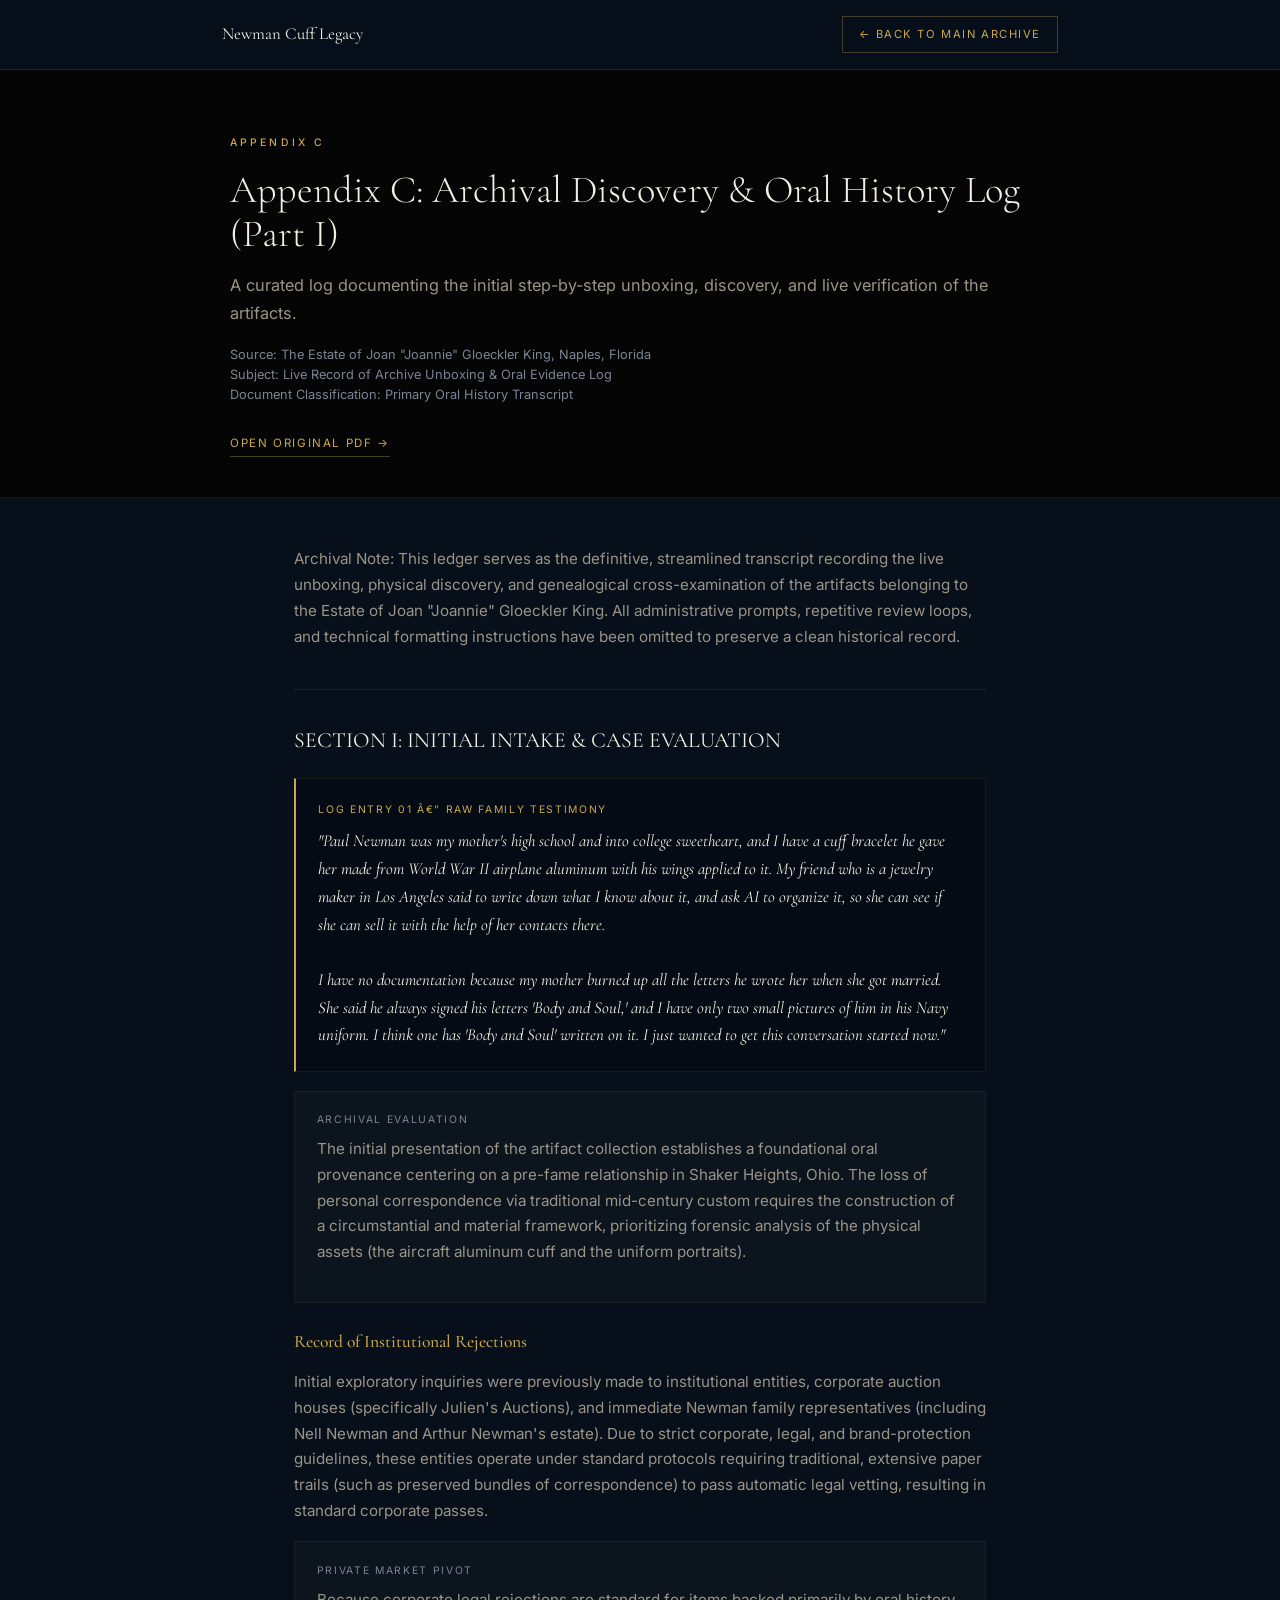
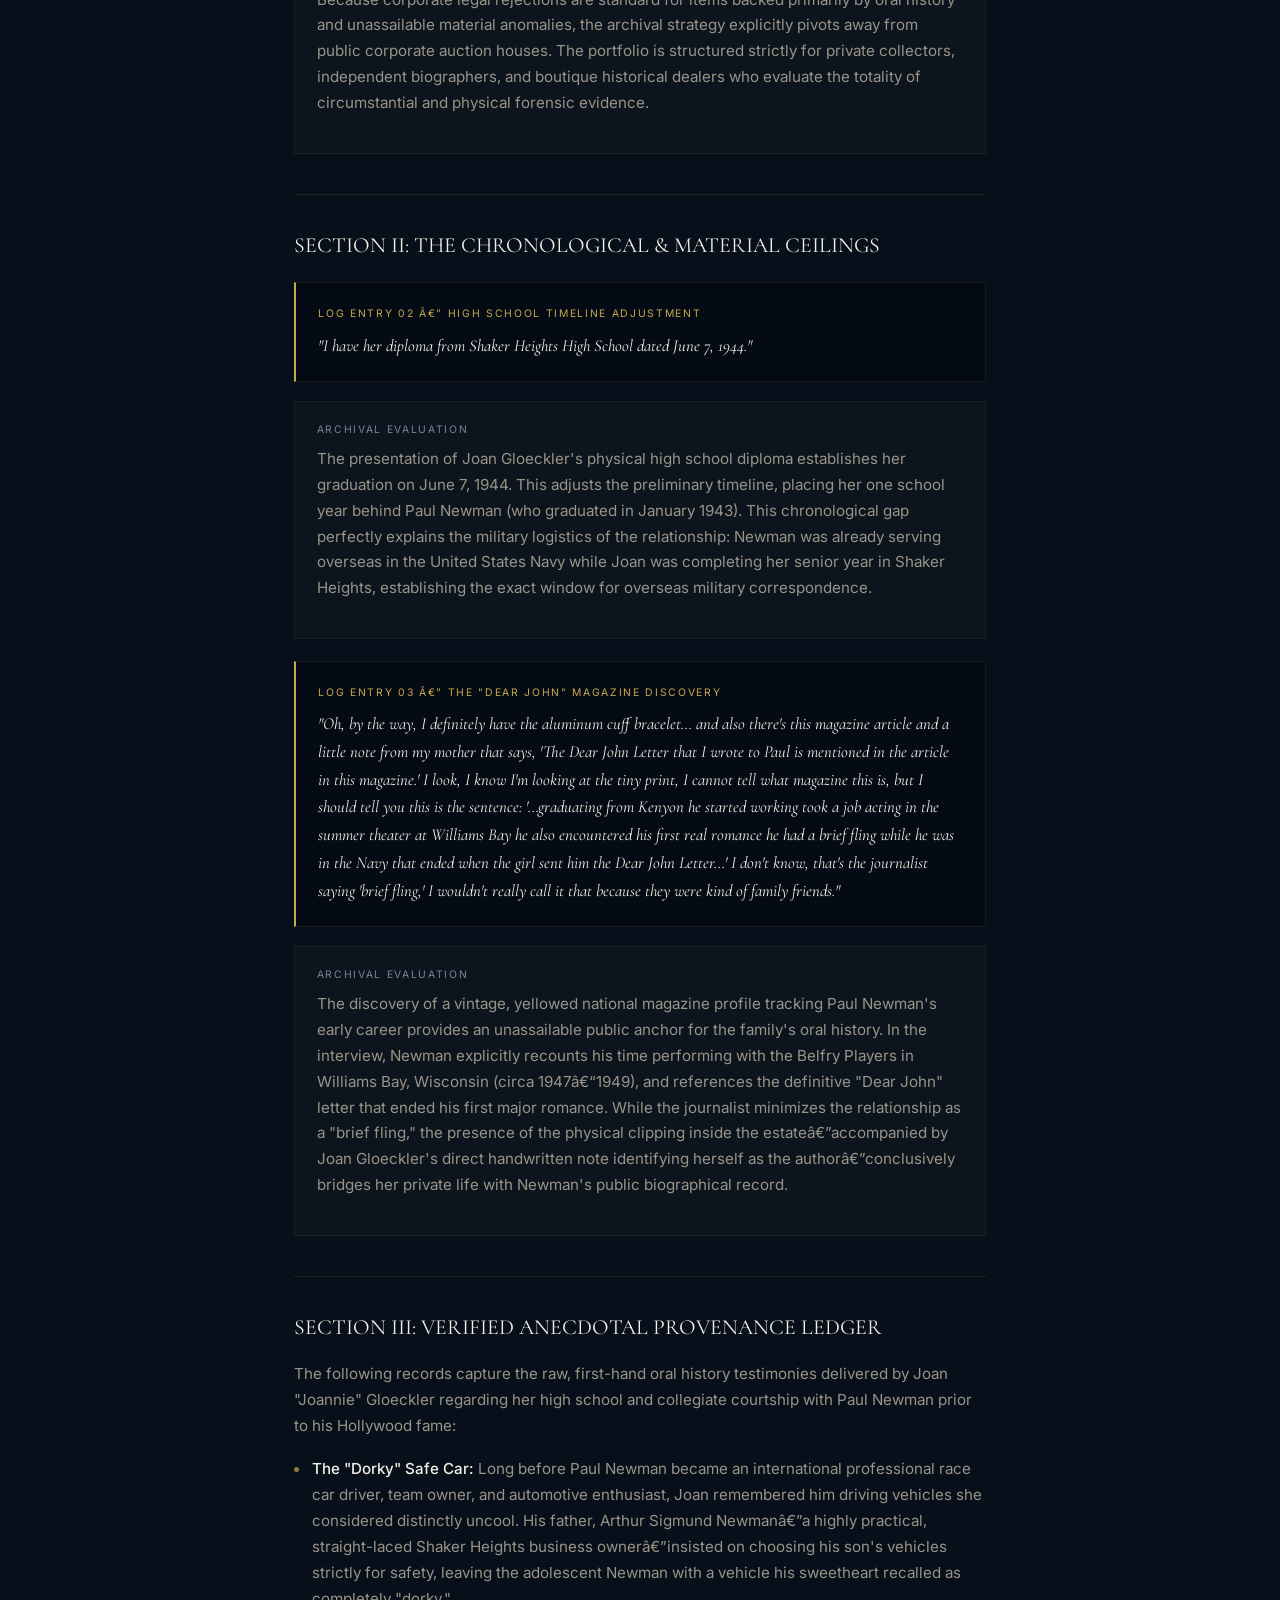
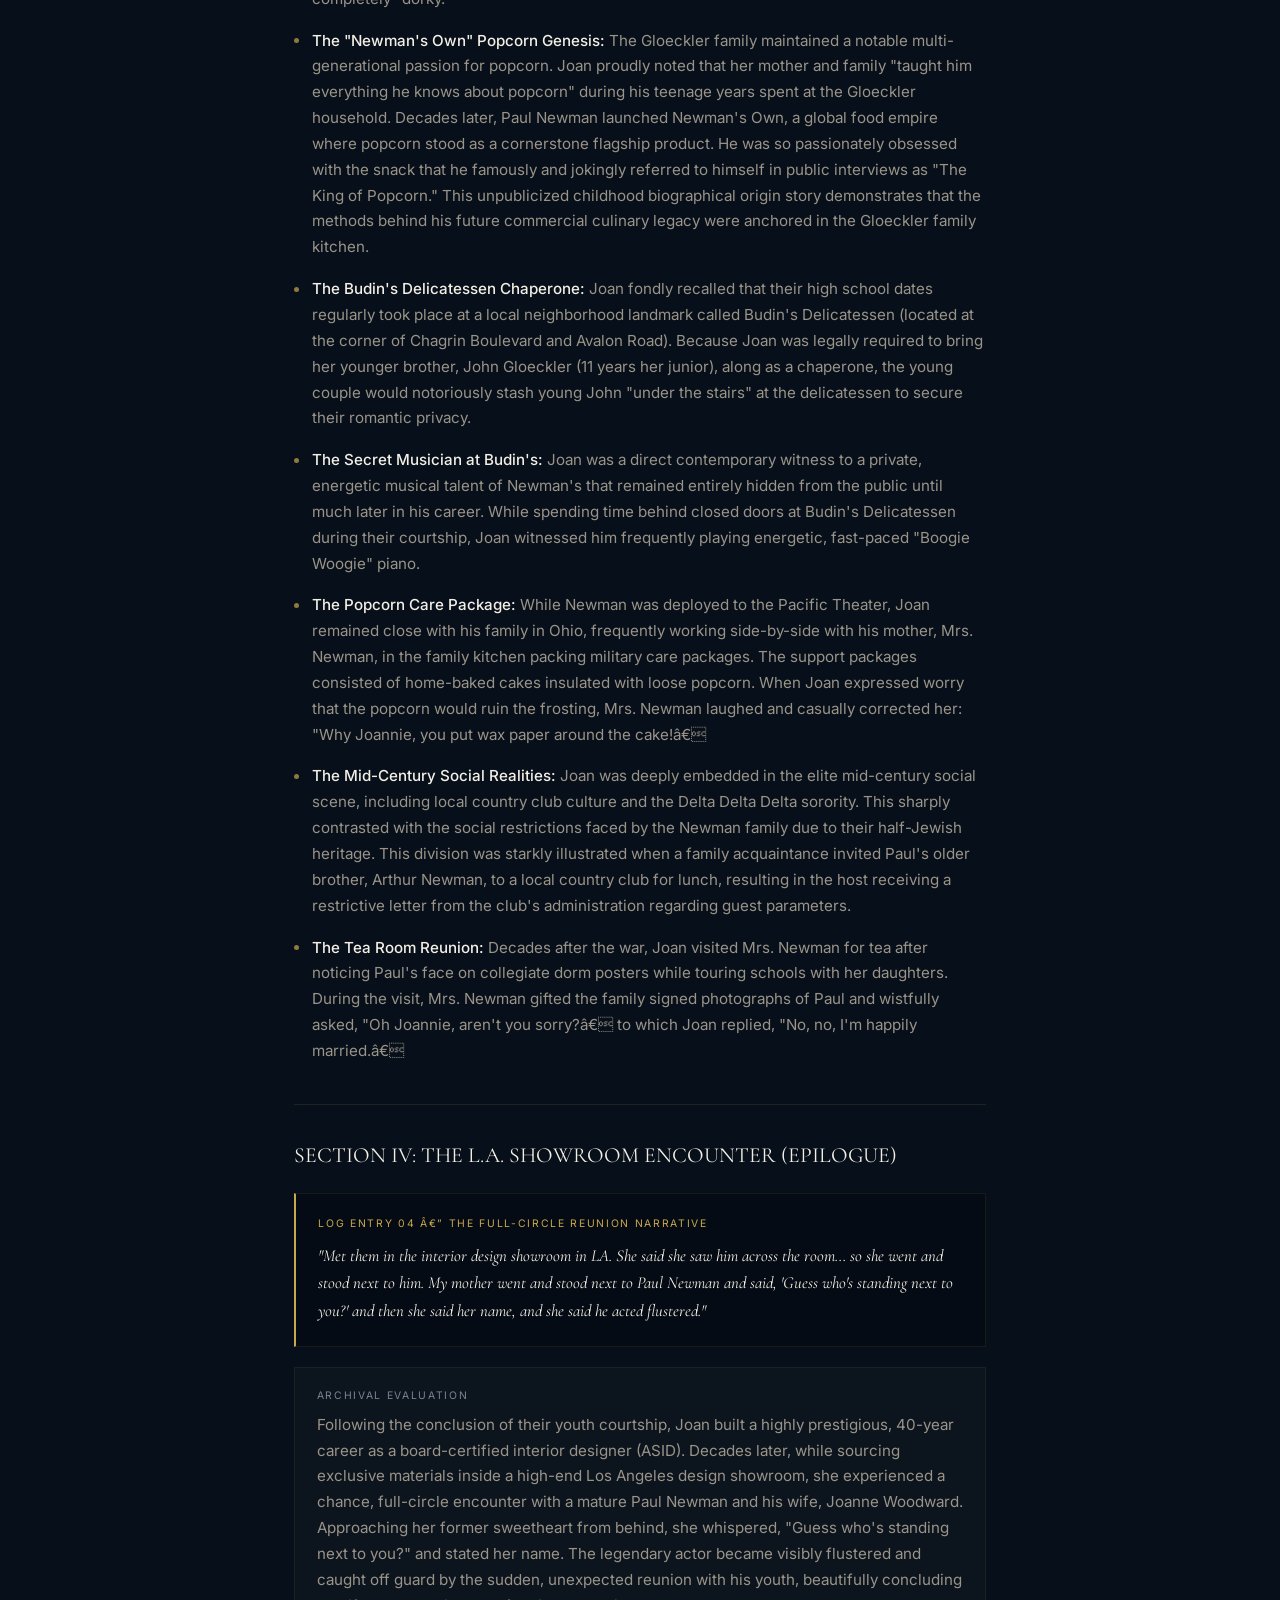
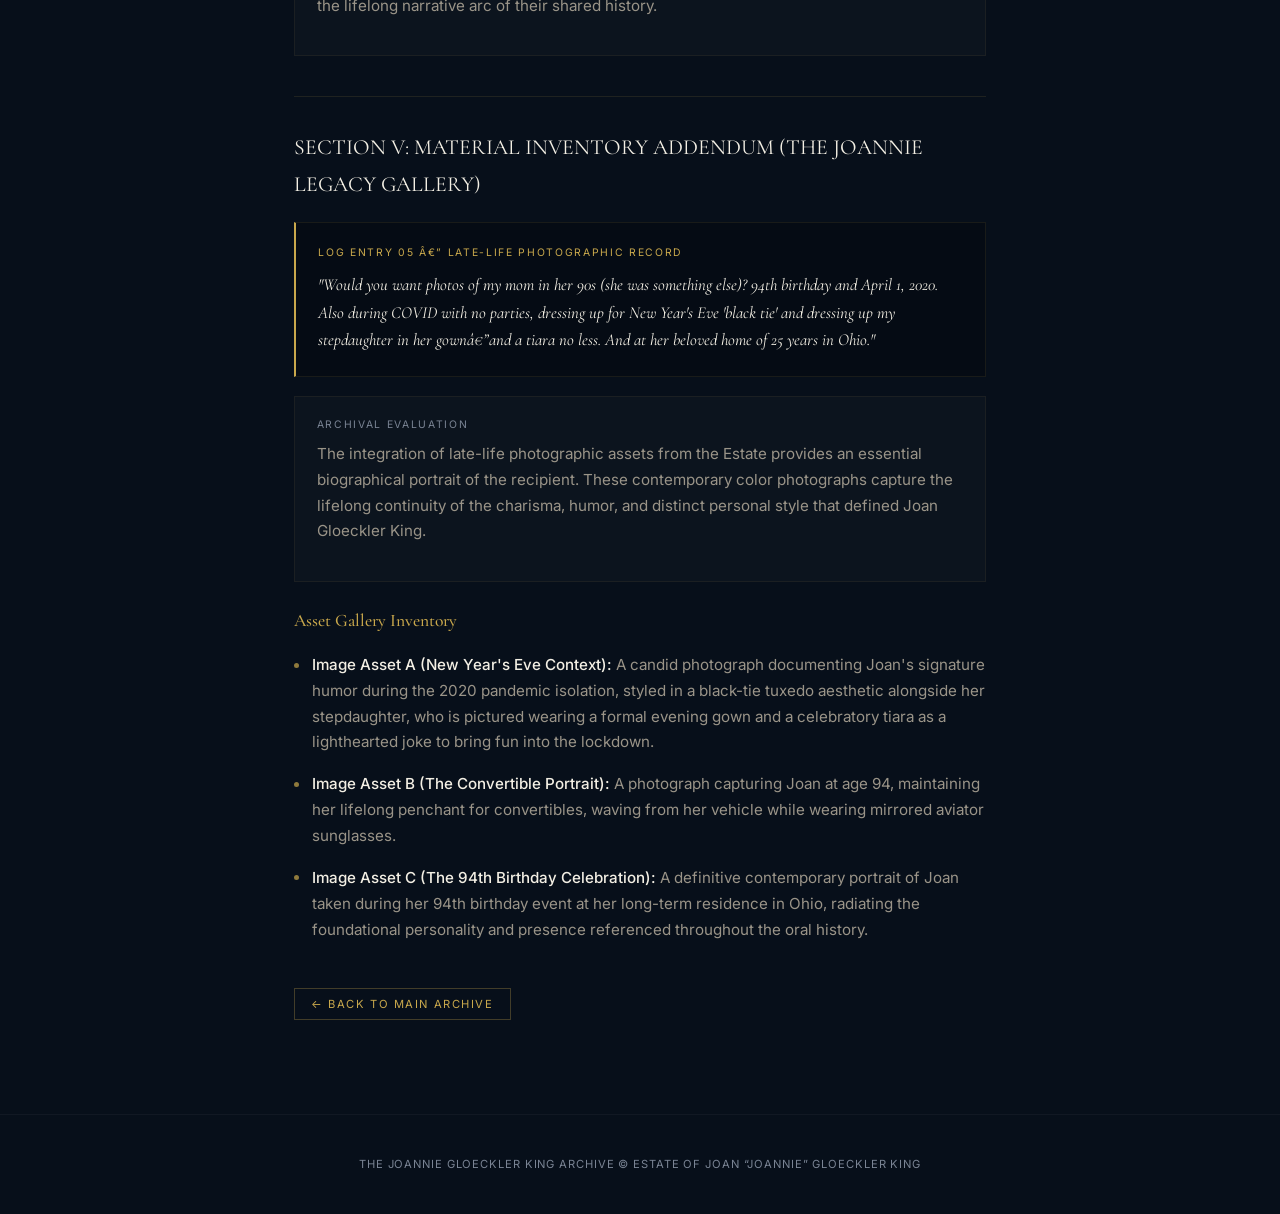
<file: appendix-c.html>
<!DOCTYPE html>
<html lang="en">
<head>
  <meta charset="UTF-8" />
  <meta name="viewport" content="width=device-width, initial-scale=1.0" />
  <title>Appendix C: Archival Discovery &amp; Oral History Log (Part I)</title>
  <link rel="preconnect" href="https://fonts.googleapis.com" />
  <link rel="preconnect" href="https://fonts.gstatic.com" crossorigin />
  <link href="https://fonts.googleapis.com/css2?family=Cormorant+Garamond:ital,wght@0,300;0,400;0,500;0,600;1,300;1,400&family=Inter:wght@300;400;500&display=swap" rel="stylesheet" />
  <style>
    :root { --navy:#070f1a; --ivory:#f3efe4; --gold:#c9a84c; --text-dim:#9a9488; --aluminum-dim:#7a8494; --font-serif:"Cormorant Garamond",Georgia,serif; --font-sans:"Inter",system-ui,sans-serif; --ease:cubic-bezier(0.22,1,0.36,1); }
    *{box-sizing:border-box;margin:0;padding:0}
    body{font-family:var(--font-sans);background:var(--navy);color:#e6e1d5;line-height:1.7;-webkit-font-smoothing:antialiased}
    a{color:inherit;text-decoration:none}
    .nav{position:sticky;top:0;z-index:100;padding:1rem 0;background:rgba(7,15,26,0.94);backdrop-filter:blur(14px);border-bottom:1px solid rgba(201,168,76,0.12)}
    .nav-inner{max-width:900px;margin:0 auto;padding:0 2rem;display:flex;align-items:center;justify-content:space-between}
    .nav-logo{font-family:var(--font-serif);font-size:1.05rem;color:var(--ivory)}
    .back{font-size:0.7rem;letter-spacing:0.14em;text-transform:uppercase;color:var(--gold);border:1px solid rgba(201,168,76,0.3);padding:0.5rem 1rem}
    .back:hover{background:rgba(201,168,76,0.08)}
    .header{padding:4rem 2rem 2.5rem;background:#050505;border-bottom:1px solid rgba(201,168,76,0.1)}
    .wrap{max-width:820px;margin:0 auto;padding:0 2rem}
    .act{font-size:0.65rem;font-weight:500;letter-spacing:0.3em;text-transform:uppercase;color:var(--gold);display:block;margin-bottom:1rem}
    h1{font-family:var(--font-serif);font-weight:300;font-size:clamp(1.7rem,3.5vw,2.4rem);color:var(--ivory);line-height:1.15;margin-bottom:1rem}
    .intro{color:var(--text-dim);font-size:1.02rem}
    .meta{margin-top:1rem;font-size:0.8rem;color:var(--aluminum-dim);line-height:1.55}
    .pdf-link{display:inline-block;margin:0.75rem 0 0;font-size:0.72rem;letter-spacing:0.14em;text-transform:uppercase;color:var(--gold);border-bottom:1px solid rgba(201,168,76,0.35);padding-bottom:0.15rem}
    main{padding:3rem 0 5rem}
    h2{font-family:var(--font-serif);font-size:1.35rem;font-weight:400;color:var(--ivory);margin:2.5rem 0 1rem;border-top:1px solid rgba(201,168,76,0.12);padding-top:2rem}
    h2:first-child{border-top:none;padding-top:0;margin-top:0}
    h3{font-family:var(--font-serif);font-size:1.1rem;color:var(--gold);margin:1.5rem 0 0.75rem;font-weight:500}
    p{color:var(--text-dim);margin-bottom:1.1rem;font-size:0.95rem}
    .log{background:rgba(0,0,0,0.25);border:1px solid rgba(201,168,76,0.1);border-left:2px solid var(--gold);padding:1.35rem 1.4rem;margin:1.2rem 0}
    .log .tag{display:block;font-size:0.65rem;letter-spacing:0.16em;text-transform:uppercase;color:var(--gold);margin-bottom:0.55rem}
    .log blockquote{font-family:var(--font-serif);font-style:italic;color:var(--ivory);font-size:1.05rem;line-height:1.65}
    .eval{background:rgba(255,255,255,0.02);border:1px solid rgba(201,168,76,0.08);padding:1.2rem 1.35rem;margin:1rem 0 1.4rem}
    .eval .tag{display:block;font-size:0.65rem;letter-spacing:0.16em;text-transform:uppercase;color:var(--aluminum-dim);margin-bottom:0.45rem}
    ul{list-style:none;margin:1rem 0 1.4rem}
    ul li{position:relative;padding-left:1.1rem;margin-bottom:1rem;color:var(--text-dim);font-size:0.95rem}
    ul li::before{content:"";position:absolute;left:0;top:0.7em;width:5px;height:5px;border-radius:50%;background:var(--gold);opacity:0.7}
    ul li strong{color:var(--ivory);font-weight:500}
    ol{margin:1rem 0 1.4rem;padding-left:1.2rem;color:var(--text-dim)}
    ol li{margin-bottom:1rem;font-size:0.95rem}
    ol li strong{color:var(--ivory);font-weight:500}
    .quote{font-family:var(--font-serif);font-style:italic;color:var(--ivory);font-size:1.2rem;border-left:2px solid var(--gold);padding:0.3rem 0 0.3rem 1.2rem;margin:1.2rem 0}
    .closing{background:rgba(0,0,0,0.25);border:1px solid rgba(201,168,76,0.1);padding:1.5rem 1.4rem;margin-top:1.5rem;color:var(--text-dim)}
    footer{padding:2.5rem 2rem;text-align:center;border-top:1px solid rgba(255,255,255,0.04);color:var(--aluminum-dim);font-size:0.7rem;letter-spacing:0.08em;text-transform:uppercase}
  </style>
</head><body>
  <nav class="nav"><div class="nav-inner"><a href="index.html" class="nav-logo">Newman Cuff Legacy</a><a href="index.html" class="back">← Back to Main Archive</a></div></nav>
  <header class="header"><div class="wrap" style="padding:0">
    <span class="act">Appendix C</span>
    <h1>Appendix C: Archival Discovery &amp; Oral History Log (Part I)</h1>
    <p class="intro">A curated log documenting the initial step-by-step unboxing, discovery, and live verification of the artifacts.</p>
    <p class="meta">Source: The Estate of Joan "Joannie" Gloeckler King, Naples, Florida<br />Subject: Live Record of Archive Unboxing &amp; Oral Evidence Log<br />Document Classification: Primary Oral History Transcript</p>
    <a class="pdf-link" href="appendices/Appendix-C.pdf" target="_blank" rel="noopener">Open original PDF →</a>
  </div></header>
  <main><div class="wrap">

    <div class="wrap">
      <p>Archival Note: This ledger serves as the definitive, streamlined transcript recording the live unboxing, physical discovery, and genealogical cross-examination of the artifacts belonging to the Estate of Joan "Joannie" Gloeckler King. All administrative prompts, repetitive review loops, and technical formatting instructions have been omitted to preserve a clean historical record.</p>

      <h2>SECTION I: INITIAL INTAKE &amp; CASE EVALUATION</h2>

      <div class="log">
        <span class="tag">Log Entry 01 â€” Raw Family Testimony</span>
        <blockquote>"Paul Newman was my mother's high school and into college sweetheart, and I have a cuff bracelet he gave her made from World War II airplane aluminum with his wings applied to it. My friend who is a jewelry maker in Los Angeles said to write down what I know about it, and ask AI to organize it, so she can see if she can sell it with the help of her contacts there.<br /><br />I have no documentation because my mother burned up all the letters he wrote her when she got married. She said he always signed his letters 'Body and Soul,' and I have only two small pictures of him in his Navy uniform. I think one has 'Body and Soul' written on it. I just wanted to get this conversation started now."</blockquote>
      </div>

      <div class="eval">
        <span class="tag">Archival Evaluation</span>
        <p>The initial presentation of the artifact collection establishes a foundational oral provenance centering on a pre-fame relationship in Shaker Heights, Ohio. The loss of personal correspondence via traditional mid-century custom requires the construction of a circumstantial and material framework, prioritizing forensic analysis of the physical assets (the aircraft aluminum cuff and the uniform portraits).</p>
      </div>

      <h3>Record of Institutional Rejections</h3>
      <p>Initial exploratory inquiries were previously made to institutional entities, corporate auction houses (specifically Julien's Auctions), and immediate Newman family representatives (including Nell Newman and Arthur Newman's estate). Due to strict corporate, legal, and brand-protection guidelines, these entities operate under standard protocols requiring traditional, extensive paper trails (such as preserved bundles of correspondence) to pass automatic legal vetting, resulting in standard corporate passes.</p>

      <div class="eval">
        <span class="tag">Private Market Pivot</span>
        <p>Because corporate legal rejections are standard for items backed primarily by oral history and unassailable material anomalies, the archival strategy explicitly pivots away from public corporate auction houses. The portfolio is structured strictly for private collectors, independent biographers, and boutique historical dealers who evaluate the totality of circumstantial and physical forensic evidence.</p>
      </div>

      <h2>SECTION II: THE CHRONOLOGICAL &amp; MATERIAL CEILINGS</h2>

      <div class="log">
        <span class="tag">Log Entry 02 â€” High School Timeline Adjustment</span>
        <blockquote>"I have her diploma from Shaker Heights High School dated June 7, 1944."</blockquote>
      </div>

      <div class="eval">
        <span class="tag">Archival Evaluation</span>
        <p>The presentation of Joan Gloeckler's physical high school diploma establishes her graduation on June 7, 1944. This adjusts the preliminary timeline, placing her one school year behind Paul Newman (who graduated in January 1943). This chronological gap perfectly explains the military logistics of the relationship: Newman was already serving overseas in the United States Navy while Joan was completing her senior year in Shaker Heights, establishing the exact window for overseas military correspondence.</p>
      </div>

      <div class="log">
        <span class="tag">Log Entry 03 â€” The "Dear John" Magazine Discovery</span>
        <blockquote>"Oh, by the way, I definitely have the aluminum cuff bracelet... and also there's this magazine article and a little note from my mother that says, 'The Dear John Letter that I wrote to Paul is mentioned in the article in this magazine.' I look, I know I'm looking at the tiny print, I cannot tell what magazine this is, but I should tell you this is the sentence: '...graduating from Kenyon he started working took a job acting in the summer theater at Williams Bay he also encountered his first real romance he had a brief fling while he was in the Navy that ended when the girl sent him the Dear John Letter...' I don't know, that's the journalist saying 'brief fling,' I wouldn't really call it that because they were kind of family friends."</blockquote>
      </div>

      <div class="eval">
        <span class="tag">Archival Evaluation</span>
        <p>The discovery of a vintage, yellowed national magazine profile tracking Paul Newman's early career provides an unassailable public anchor for the family's oral history. In the interview, Newman explicitly recounts his time performing with the Belfry Players in Williams Bay, Wisconsin (circa 1947â€“1949), and references the definitive "Dear John" letter that ended his first major romance. While the journalist minimizes the relationship as a "brief fling," the presence of the physical clipping inside the estateâ€”accompanied by Joan Gloeckler's direct handwritten note identifying herself as the authorâ€”conclusively bridges her private life with Newman's public biographical record.</p>
      </div>

      <h2>SECTION III: VERIFIED ANECDOTAL PROVENANCE LEDGER</h2>
      <p>The following records capture the raw, first-hand oral history testimonies delivered by Joan "Joannie" Gloeckler regarding her high school and collegiate courtship with Paul Newman prior to his Hollywood fame:</p>

      <ul>
        <li><strong>The "Dorky" Safe Car:</strong> Long before Paul Newman became an international professional race car driver, team owner, and automotive enthusiast, Joan remembered him driving vehicles she considered distinctly uncool. His father, Arthur Sigmund Newmanâ€”a highly practical, straight-laced Shaker Heights business ownerâ€”insisted on choosing his son's vehicles strictly for safety, leaving the adolescent Newman with a vehicle his sweetheart recalled as completely "dorky."</li>
        <li><strong>The "Newman's Own" Popcorn Genesis:</strong> The Gloeckler family maintained a notable multi-generational passion for popcorn. Joan proudly noted that her mother and family "taught him everything he knows about popcorn" during his teenage years spent at the Gloeckler household. Decades later, Paul Newman launched Newman's Own, a global food empire where popcorn stood as a cornerstone flagship product. He was so passionately obsessed with the snack that he famously and jokingly referred to himself in public interviews as "The King of Popcorn." This unpublicized childhood biographical origin story demonstrates that the methods behind his future commercial culinary legacy were anchored in the Gloeckler family kitchen.</li>
        <li><strong>The Budin's Delicatessen Chaperone:</strong> Joan fondly recalled that their high school dates regularly took place at a local neighborhood landmark called Budin's Delicatessen (located at the corner of Chagrin Boulevard and Avalon Road). Because Joan was legally required to bring her younger brother, John Gloeckler (11 years her junior), along as a chaperone, the young couple would notoriously stash young John "under the stairs" at the delicatessen to secure their romantic privacy.</li>
        <li><strong>The Secret Musician at Budin's:</strong> Joan was a direct contemporary witness to a private, energetic musical talent of Newman's that remained entirely hidden from the public until much later in his career. While spending time behind closed doors at Budin's Delicatessen during their courtship, Joan witnessed him frequently playing energetic, fast-paced "Boogie Woogie" piano.</li>
        <li><strong>The Popcorn Care Package:</strong> While Newman was deployed to the Pacific Theater, Joan remained close with his family in Ohio, frequently working side-by-side with his mother, Mrs. Newman, in the family kitchen packing military care packages. The support packages consisted of home-baked cakes insulated with loose popcorn. When Joan expressed worry that the popcorn would ruin the frosting, Mrs. Newman laughed and casually corrected her: "Why Joannie, you put wax paper around the cake!â€</li>
        <li><strong>The Mid-Century Social Realities:</strong> Joan was deeply embedded in the elite mid-century social scene, including local country club culture and the Delta Delta Delta sorority. This sharply contrasted with the social restrictions faced by the Newman family due to their half-Jewish heritage. This division was starkly illustrated when a family acquaintance invited Paul's older brother, Arthur Newman, to a local country club for lunch, resulting in the host receiving a restrictive letter from the club's administration regarding guest parameters.</li>
        <li><strong>The Tea Room Reunion:</strong> Decades after the war, Joan visited Mrs. Newman for tea after noticing Paul's face on collegiate dorm posters while touring schools with her daughters. During the visit, Mrs. Newman gifted the family signed photographs of Paul and wistfully asked, "Oh Joannie, aren't you sorry?â€ to which Joan replied, "No, no, I'm happily married.â€</li>
      </ul>

      <h2>SECTION IV: THE L.A. SHOWROOM ENCOUNTER (EPILOGUE)</h2>

      <div class="log">
        <span class="tag">Log Entry 04 â€” The Full-Circle Reunion Narrative</span>
        <blockquote>"Met them in the interior design showroom in LA. She said she saw him across the room... so she went and stood next to him. My mother went and stood next to Paul Newman and said, 'Guess who's standing next to you?' and then she said her name, and she said he acted flustered."</blockquote>
      </div>

      <div class="eval">
        <span class="tag">Archival Evaluation</span>
        <p>Following the conclusion of their youth courtship, Joan built a highly prestigious, 40-year career as a board-certified interior designer (ASID). Decades later, while sourcing exclusive materials inside a high-end Los Angeles design showroom, she experienced a chance, full-circle encounter with a mature Paul Newman and his wife, Joanne Woodward. Approaching her former sweetheart from behind, she whispered, "Guess who's standing next to you?" and stated her name. The legendary actor became visibly flustered and caught off guard by the sudden, unexpected reunion with his youth, beautifully concluding the lifelong narrative arc of their shared history.</p>
      </div>

      <h2>SECTION V: MATERIAL INVENTORY ADDENDUM (THE JOANNIE LEGACY GALLERY)</h2>

      <div class="log">
        <span class="tag">Log Entry 05 â€” Late-Life Photographic Record</span>
        <blockquote>"Would you want photos of my mom in her 90s (she was something else)? 94th birthday and April 1, 2020. Also during COVID with no parties, dressing up for New Year's Eve 'black tie' and dressing up my stepdaughter in her gownâ€”and a tiara no less. And at her beloved home of 25 years in Ohio."</blockquote>
      </div>

      <div class="eval">
        <span class="tag">Archival Evaluation</span>
        <p>The integration of late-life photographic assets from the Estate provides an essential biographical portrait of the recipient. These contemporary color photographs capture the lifelong continuity of the charisma, humor, and distinct personal style that defined Joan Gloeckler King.</p>
      </div>

      <h3>Asset Gallery Inventory</h3>
      <ul>
        <li><strong>Image Asset A (New Year's Eve Context):</strong> A candid photograph documenting Joan's signature humor during the 2020 pandemic isolation, styled in a black-tie tuxedo aesthetic alongside her stepdaughter, who is pictured wearing a formal evening gown and a celebratory tiara as a lighthearted joke to bring fun into the lockdown.</li>
        <li><strong>Image Asset B (The Convertible Portrait):</strong> A photograph capturing Joan at age 94, maintaining her lifelong penchant for convertibles, waving from her vehicle while wearing mirrored aviator sunglasses.</li>
        <li><strong>Image Asset C (The 94th Birthday Celebration):</strong> A definitive contemporary portrait of Joan taken during her 94th birthday event at her long-term residence in Ohio, radiating the foundational personality and presence referenced throughout the oral history.</li>
      </ul>

      <p style="margin-top: 3rem;"><a href="index.html" class="back">← Back to Main Archive</a></p>
    </div>
  
  </div></main>
  <footer>The Joannie Gloeckler King Archive © Estate of Joan “Joannie” Gloeckler King</footer>
</body></html>
</file>
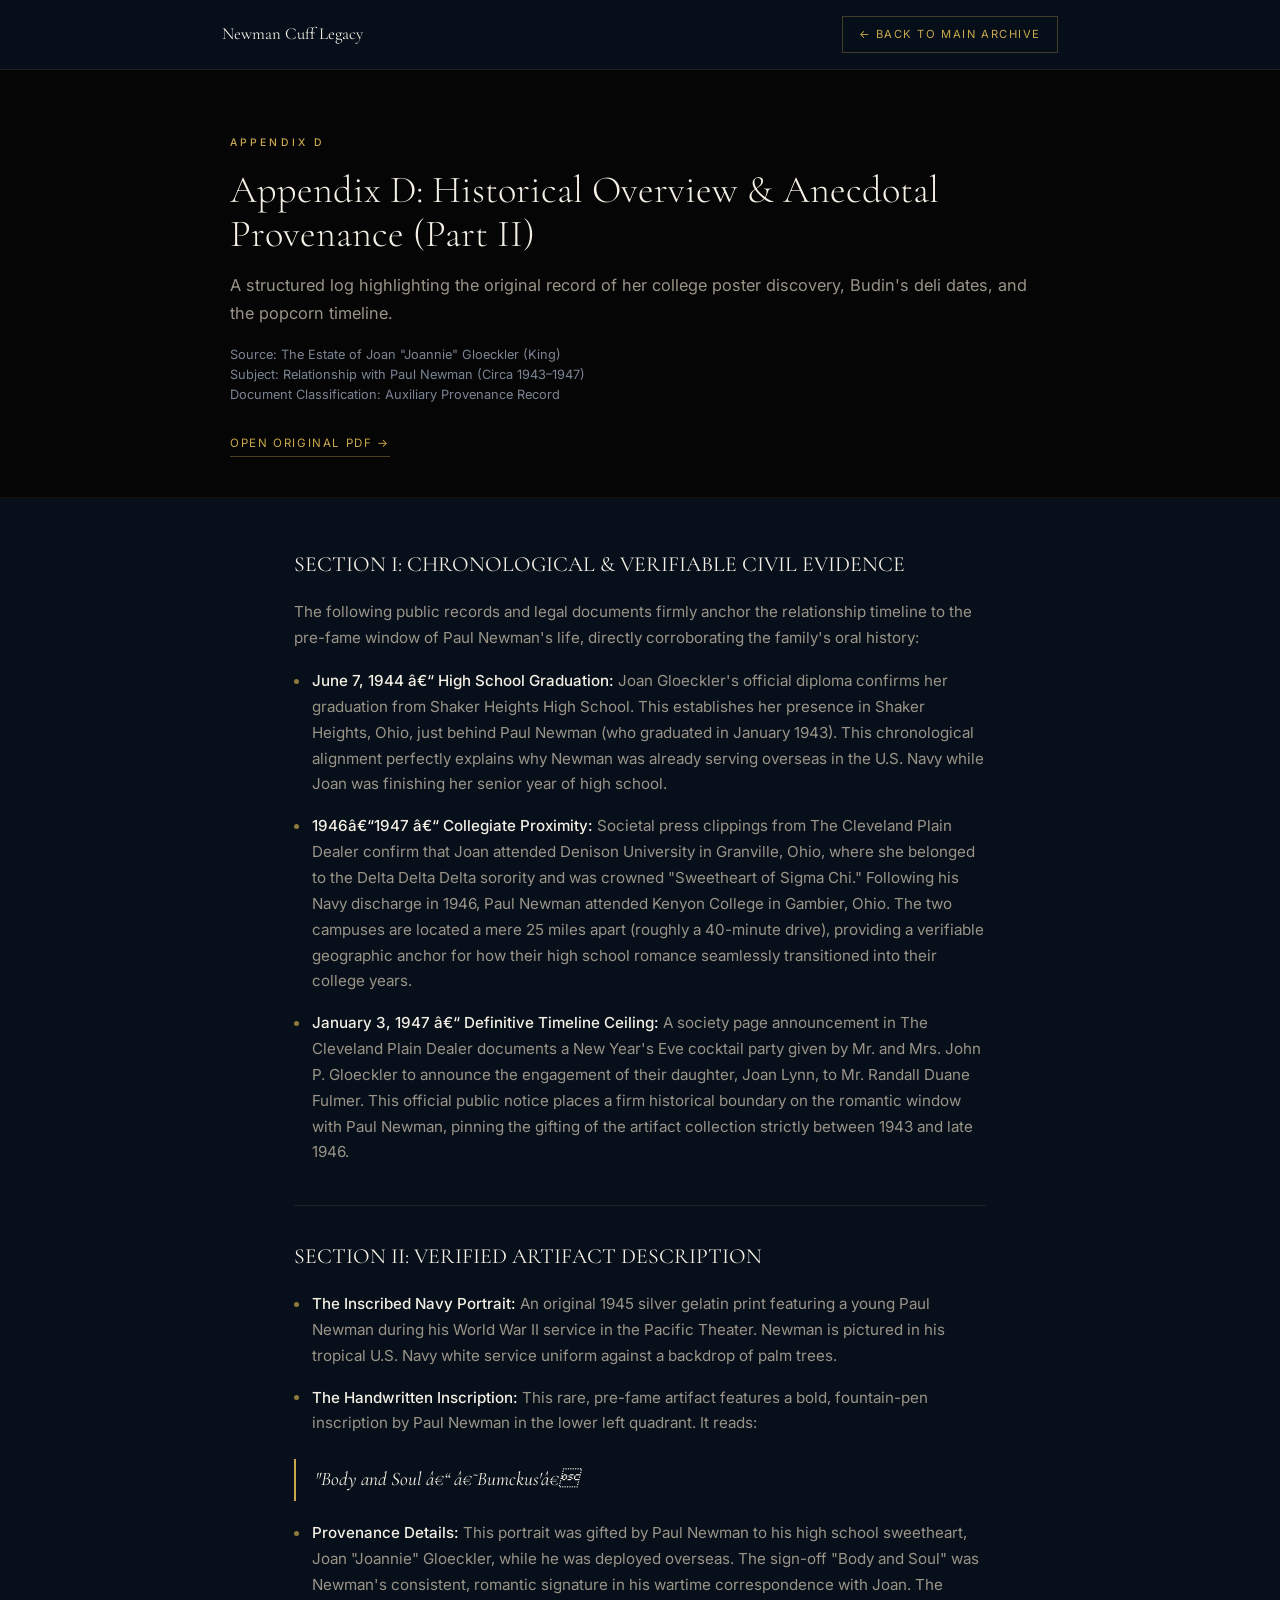
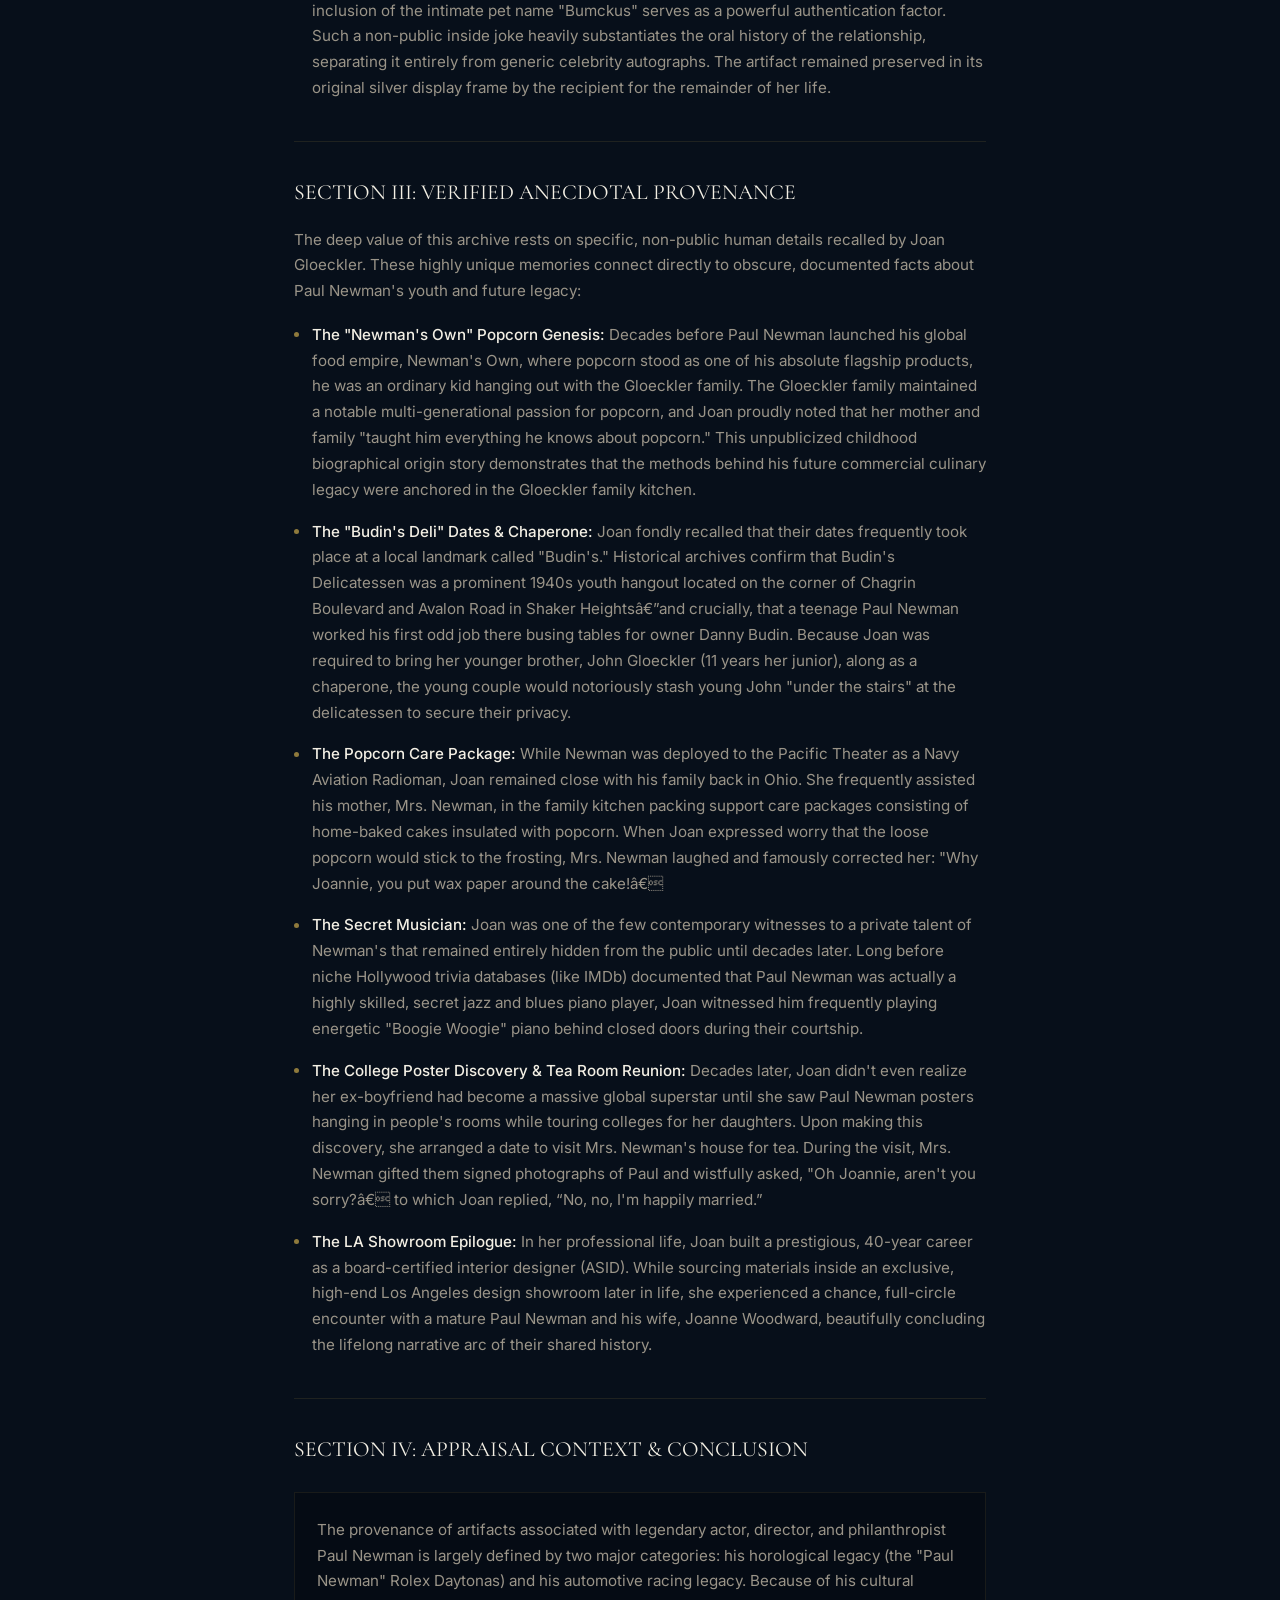
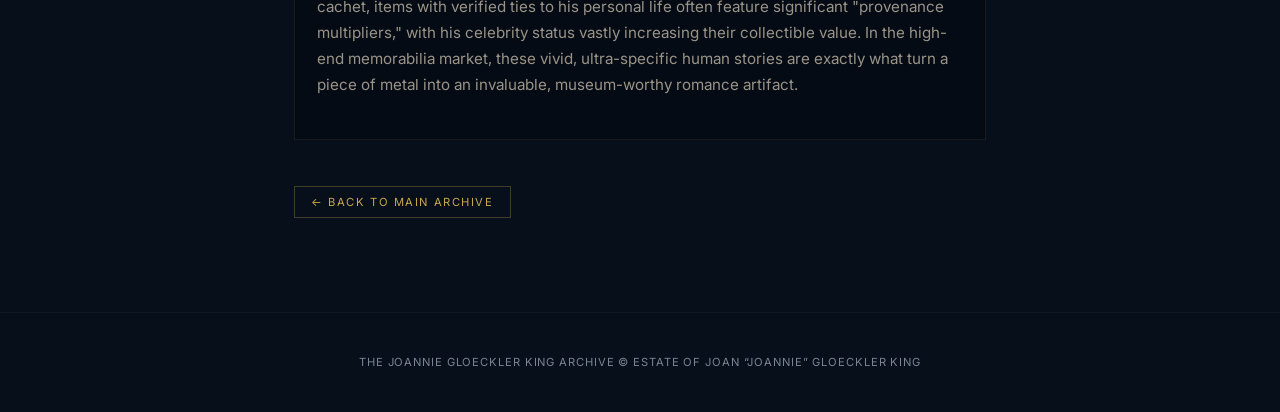
<file: appendix-d.html>
<!DOCTYPE html>
<html lang="en">
<head>
  <meta charset="UTF-8" />
  <meta name="viewport" content="width=device-width, initial-scale=1.0" />
  <title>Appendix D: Historical Overview &amp; Anecdotal Provenance (Part II)</title>
  <link rel="preconnect" href="https://fonts.googleapis.com" />
  <link rel="preconnect" href="https://fonts.gstatic.com" crossorigin />
  <link href="https://fonts.googleapis.com/css2?family=Cormorant+Garamond:ital,wght@0,300;0,400;0,500;0,600;1,300;1,400&family=Inter:wght@300;400;500&display=swap" rel="stylesheet" />
  <style>
    :root { --navy:#070f1a; --ivory:#f3efe4; --gold:#c9a84c; --text-dim:#9a9488; --aluminum-dim:#7a8494; --font-serif:"Cormorant Garamond",Georgia,serif; --font-sans:"Inter",system-ui,sans-serif; --ease:cubic-bezier(0.22,1,0.36,1); }
    *{box-sizing:border-box;margin:0;padding:0}
    body{font-family:var(--font-sans);background:var(--navy);color:#e6e1d5;line-height:1.7;-webkit-font-smoothing:antialiased}
    a{color:inherit;text-decoration:none}
    .nav{position:sticky;top:0;z-index:100;padding:1rem 0;background:rgba(7,15,26,0.94);backdrop-filter:blur(14px);border-bottom:1px solid rgba(201,168,76,0.12)}
    .nav-inner{max-width:900px;margin:0 auto;padding:0 2rem;display:flex;align-items:center;justify-content:space-between}
    .nav-logo{font-family:var(--font-serif);font-size:1.05rem;color:var(--ivory)}
    .back{font-size:0.7rem;letter-spacing:0.14em;text-transform:uppercase;color:var(--gold);border:1px solid rgba(201,168,76,0.3);padding:0.5rem 1rem}
    .back:hover{background:rgba(201,168,76,0.08)}
    .header{padding:4rem 2rem 2.5rem;background:#050505;border-bottom:1px solid rgba(201,168,76,0.1)}
    .wrap{max-width:820px;margin:0 auto;padding:0 2rem}
    .act{font-size:0.65rem;font-weight:500;letter-spacing:0.3em;text-transform:uppercase;color:var(--gold);display:block;margin-bottom:1rem}
    h1{font-family:var(--font-serif);font-weight:300;font-size:clamp(1.7rem,3.5vw,2.4rem);color:var(--ivory);line-height:1.15;margin-bottom:1rem}
    .intro{color:var(--text-dim);font-size:1.02rem}
    .meta{margin-top:1rem;font-size:0.8rem;color:var(--aluminum-dim);line-height:1.55}
    .pdf-link{display:inline-block;margin:0.75rem 0 0;font-size:0.72rem;letter-spacing:0.14em;text-transform:uppercase;color:var(--gold);border-bottom:1px solid rgba(201,168,76,0.35);padding-bottom:0.15rem}
    main{padding:3rem 0 5rem}
    h2{font-family:var(--font-serif);font-size:1.35rem;font-weight:400;color:var(--ivory);margin:2.5rem 0 1rem;border-top:1px solid rgba(201,168,76,0.12);padding-top:2rem}
    h2:first-child{border-top:none;padding-top:0;margin-top:0}
    h3{font-family:var(--font-serif);font-size:1.1rem;color:var(--gold);margin:1.5rem 0 0.75rem;font-weight:500}
    p{color:var(--text-dim);margin-bottom:1.1rem;font-size:0.95rem}
    .log{background:rgba(0,0,0,0.25);border:1px solid rgba(201,168,76,0.1);border-left:2px solid var(--gold);padding:1.35rem 1.4rem;margin:1.2rem 0}
    .log .tag{display:block;font-size:0.65rem;letter-spacing:0.16em;text-transform:uppercase;color:var(--gold);margin-bottom:0.55rem}
    .log blockquote{font-family:var(--font-serif);font-style:italic;color:var(--ivory);font-size:1.05rem;line-height:1.65}
    .eval{background:rgba(255,255,255,0.02);border:1px solid rgba(201,168,76,0.08);padding:1.2rem 1.35rem;margin:1rem 0 1.4rem}
    .eval .tag{display:block;font-size:0.65rem;letter-spacing:0.16em;text-transform:uppercase;color:var(--aluminum-dim);margin-bottom:0.45rem}
    ul{list-style:none;margin:1rem 0 1.4rem}
    ul li{position:relative;padding-left:1.1rem;margin-bottom:1rem;color:var(--text-dim);font-size:0.95rem}
    ul li::before{content:"";position:absolute;left:0;top:0.7em;width:5px;height:5px;border-radius:50%;background:var(--gold);opacity:0.7}
    ul li strong{color:var(--ivory);font-weight:500}
    ol{margin:1rem 0 1.4rem;padding-left:1.2rem;color:var(--text-dim)}
    ol li{margin-bottom:1rem;font-size:0.95rem}
    ol li strong{color:var(--ivory);font-weight:500}
    .quote{font-family:var(--font-serif);font-style:italic;color:var(--ivory);font-size:1.2rem;border-left:2px solid var(--gold);padding:0.3rem 0 0.3rem 1.2rem;margin:1.2rem 0}
    .closing{background:rgba(0,0,0,0.25);border:1px solid rgba(201,168,76,0.1);padding:1.5rem 1.4rem;margin-top:1.5rem;color:var(--text-dim)}
    footer{padding:2.5rem 2rem;text-align:center;border-top:1px solid rgba(255,255,255,0.04);color:var(--aluminum-dim);font-size:0.7rem;letter-spacing:0.08em;text-transform:uppercase}
  </style>
</head><body>
  <nav class="nav"><div class="nav-inner"><a href="index.html" class="nav-logo">Newman Cuff Legacy</a><a href="index.html" class="back">← Back to Main Archive</a></div></nav>
  <header class="header"><div class="wrap" style="padding:0">
    <span class="act">Appendix D</span>
    <h1>Appendix D: Historical Overview &amp; Anecdotal Provenance (Part II)</h1>
    <p class="intro">A structured log highlighting the original record of her college poster discovery, Budin's deli dates, and the popcorn timeline.</p>
    <p class="meta">Source: The Estate of Joan "Joannie" Gloeckler (King)<br />Subject: Relationship with Paul Newman (Circa 1943–1947)<br />Document Classification: Auxiliary Provenance Record</p>
    <a class="pdf-link" href="appendices/Appendix-D.pdf" target="_blank" rel="noopener">Open original PDF →</a>
  </div></header>
  <main><div class="wrap">

    <div class="wrap">
      <h2>SECTION I: CHRONOLOGICAL &amp; VERIFIABLE CIVIL EVIDENCE</h2>
      <p>The following public records and legal documents firmly anchor the relationship timeline to the pre-fame window of Paul Newman's life, directly corroborating the family's oral history:</p>
      <ul>
        <li><strong>June 7, 1944 â€“ High School Graduation:</strong> Joan Gloeckler's official diploma confirms her graduation from Shaker Heights High School. This establishes her presence in Shaker Heights, Ohio, just behind Paul Newman (who graduated in January 1943). This chronological alignment perfectly explains why Newman was already serving overseas in the U.S. Navy while Joan was finishing her senior year of high school.</li>
        <li><strong>1946â€“1947 â€“ Collegiate Proximity:</strong> Societal press clippings from The Cleveland Plain Dealer confirm that Joan attended Denison University in Granville, Ohio, where she belonged to the Delta Delta Delta sorority and was crowned "Sweetheart of Sigma Chi." Following his Navy discharge in 1946, Paul Newman attended Kenyon College in Gambier, Ohio. The two campuses are located a mere 25 miles apart (roughly a 40-minute drive), providing a verifiable geographic anchor for how their high school romance seamlessly transitioned into their college years.</li>
        <li><strong>January 3, 1947 â€“ Definitive Timeline Ceiling:</strong> A society page announcement in The Cleveland Plain Dealer documents a New Year's Eve cocktail party given by Mr. and Mrs. John P. Gloeckler to announce the engagement of their daughter, Joan Lynn, to Mr. Randall Duane Fulmer. This official public notice places a firm historical boundary on the romantic window with Paul Newman, pinning the gifting of the artifact collection strictly between 1943 and late 1946.</li>
      </ul>

      <h2>SECTION II: VERIFIED ARTIFACT DESCRIPTION</h2>
      <ul>
        <li><strong>The Inscribed Navy Portrait:</strong> An original 1945 silver gelatin print featuring a young Paul Newman during his World War II service in the Pacific Theater. Newman is pictured in his tropical U.S. Navy white service uniform against a backdrop of palm trees.</li>
        <li><strong>The Handwritten Inscription:</strong> This rare, pre-fame artifact features a bold, fountain-pen inscription by Paul Newman in the lower left quadrant. It reads:</li>
      </ul>
      <p class="quote">"Body and Soul â€“ â€˜Bumckus'â€</p>
      <ul>
        <li><strong>Provenance Details:</strong> This portrait was gifted by Paul Newman to his high school sweetheart, Joan "Joannie" Gloeckler, while he was deployed overseas. The sign-off "Body and Soul" was Newman's consistent, romantic signature in his wartime correspondence with Joan. The inclusion of the intimate pet name "Bumckus" serves as a powerful authentication factor. Such a non-public inside joke heavily substantiates the oral history of the relationship, separating it entirely from generic celebrity autographs. The artifact remained preserved in its original silver display frame by the recipient for the remainder of her life.</li>
      </ul>

      <h2>SECTION III: VERIFIED ANECDOTAL PROVENANCE</h2>
      <p>The deep value of this archive rests on specific, non-public human details recalled by Joan Gloeckler. These highly unique memories connect directly to obscure, documented facts about Paul Newman's youth and future legacy:</p>
      <ul>
        <li><strong>The "Newman's Own" Popcorn Genesis:</strong> Decades before Paul Newman launched his global food empire, Newman's Own, where popcorn stood as one of his absolute flagship products, he was an ordinary kid hanging out with the Gloeckler family. The Gloeckler family maintained a notable multi-generational passion for popcorn, and Joan proudly noted that her mother and family "taught him everything he knows about popcorn." This unpublicized childhood biographical origin story demonstrates that the methods behind his future commercial culinary legacy were anchored in the Gloeckler family kitchen.</li>
        <li><strong>The "Budin's Deli" Dates &amp; Chaperone:</strong> Joan fondly recalled that their dates frequently took place at a local landmark called "Budin's." Historical archives confirm that Budin's Delicatessen was a prominent 1940s youth hangout located on the corner of Chagrin Boulevard and Avalon Road in Shaker Heightsâ€”and crucially, that a teenage Paul Newman worked his first odd job there busing tables for owner Danny Budin. Because Joan was required to bring her younger brother, John Gloeckler (11 years her junior), along as a chaperone, the young couple would notoriously stash young John "under the stairs" at the delicatessen to secure their privacy.</li>
        <li><strong>The Popcorn Care Package:</strong> While Newman was deployed to the Pacific Theater as a Navy Aviation Radioman, Joan remained close with his family back in Ohio. She frequently assisted his mother, Mrs. Newman, in the family kitchen packing support care packages consisting of home-baked cakes insulated with popcorn. When Joan expressed worry that the loose popcorn would stick to the frosting, Mrs. Newman laughed and famously corrected her: "Why Joannie, you put wax paper around the cake!â€</li>
        <li><strong>The Secret Musician:</strong> Joan was one of the few contemporary witnesses to a private talent of Newman's that remained entirely hidden from the public until decades later. Long before niche Hollywood trivia databases (like IMDb) documented that Paul Newman was actually a highly skilled, secret jazz and blues piano player, Joan witnessed him frequently playing energetic "Boogie Woogie" piano behind closed doors during their courtship.</li>
        <li><strong>The College Poster Discovery &amp; Tea Room Reunion:</strong> Decades later, Joan didn't even realize her ex-boyfriend had become a massive global superstar until she saw Paul Newman posters hanging in people's rooms while touring colleges for her daughters. Upon making this discovery, she arranged a date to visit Mrs. Newman's house for tea. During the visit, Mrs. Newman gifted them signed photographs of Paul and wistfully asked, "Oh Joannie, aren't you sorry?â€ to which Joan replied, “No, no, I'm happily married.”</li>
        <li><strong>The LA Showroom Epilogue:</strong> In her professional life, Joan built a prestigious, 40-year career as a board-certified interior designer (ASID). While sourcing materials inside an exclusive, high-end Los Angeles design showroom later in life, she experienced a chance, full-circle encounter with a mature Paul Newman and his wife, Joanne Woodward, beautifully concluding the lifelong narrative arc of their shared history.</li>
      </ul>

      <h2>SECTION IV: APPRAISAL CONTEXT &amp; CONCLUSION</h2>
      <div class="closing">
        <p>The provenance of artifacts associated with legendary actor, director, and philanthropist Paul Newman is largely defined by two major categories: his horological legacy (the "Paul Newman" Rolex Daytonas) and his automotive racing legacy. Because of his cultural cachet, items with verified ties to his personal life often feature significant "provenance multipliers," with his celebrity status vastly increasing their collectible value. In the high-end memorabilia market, these vivid, ultra-specific human stories are exactly what turn a piece of metal into an invaluable, museum-worthy romance artifact.</p>
      </div>

      <p style="margin-top: 3rem;"><a href="index.html" class="back">← Back to Main Archive</a></p>
    </div>
  
  </div></main>
  <footer>The Joannie Gloeckler King Archive © Estate of Joan “Joannie” Gloeckler King</footer>
</body></html>
</file>
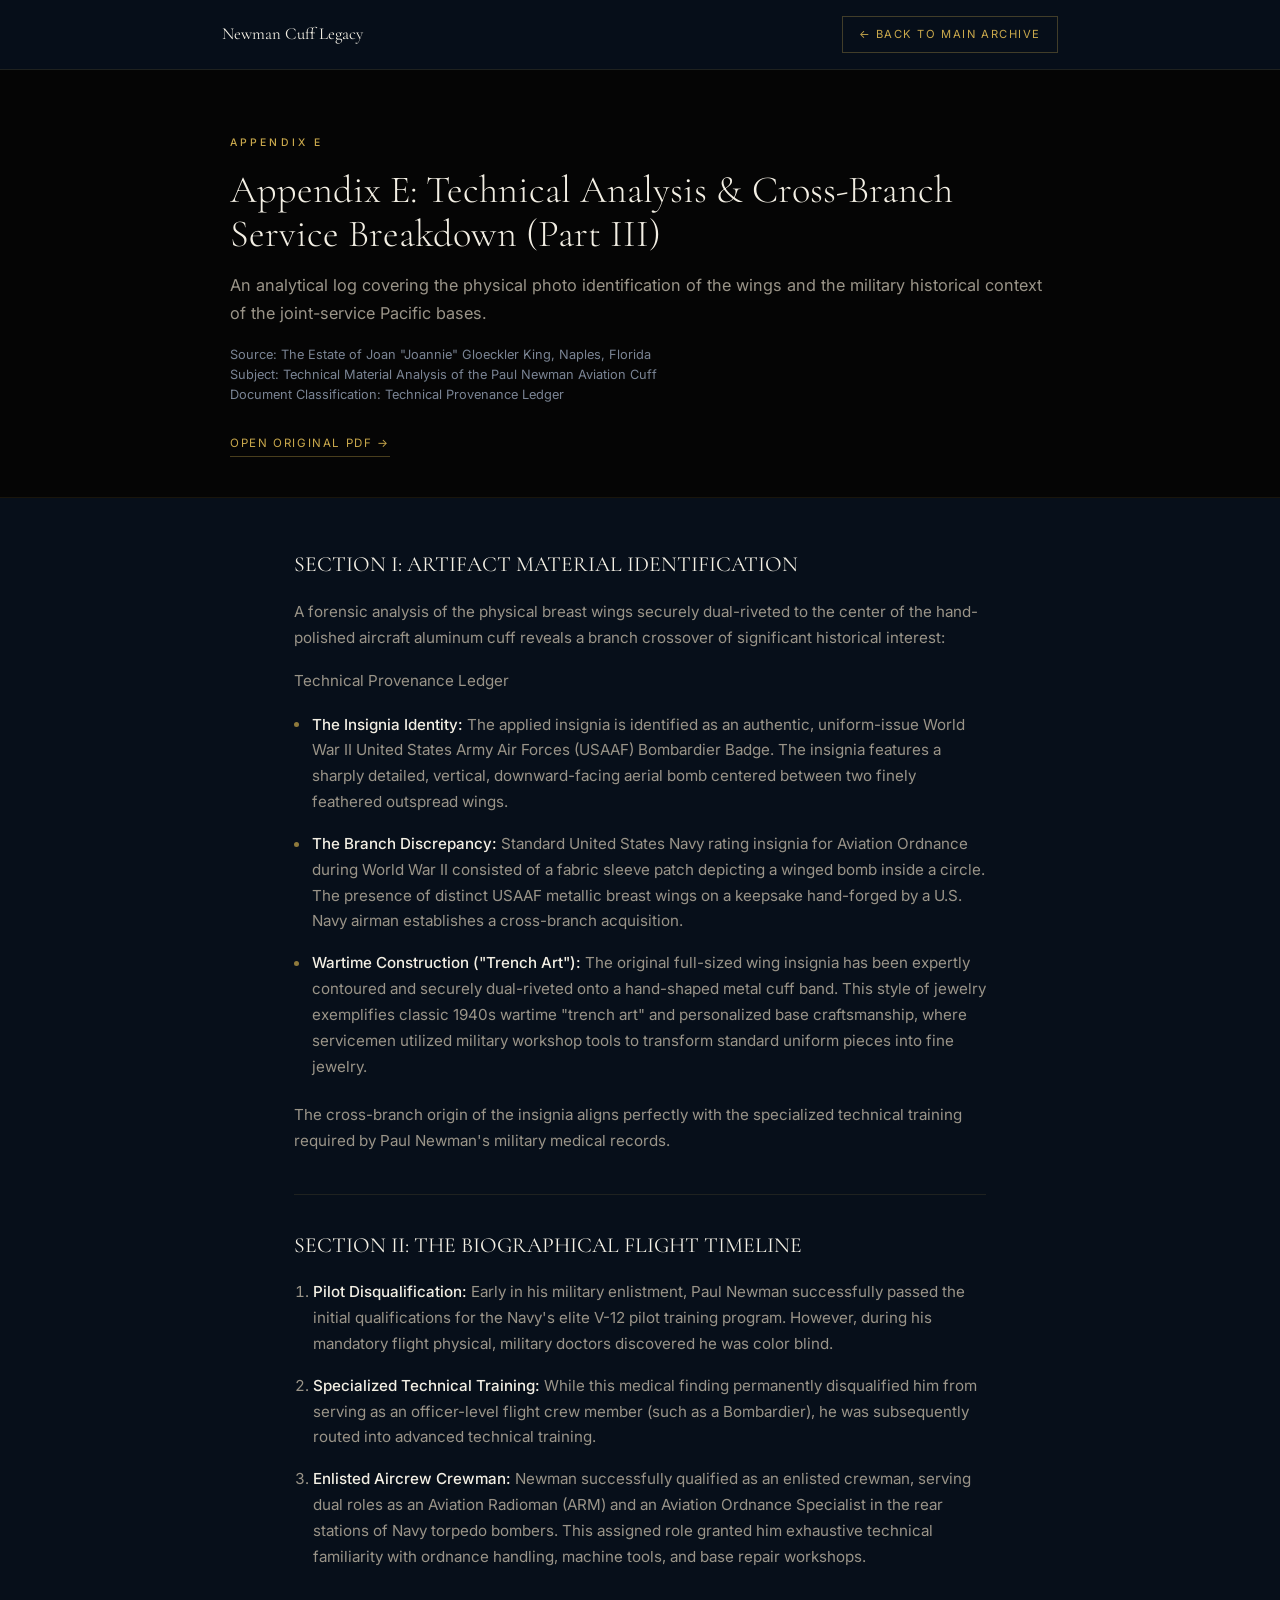
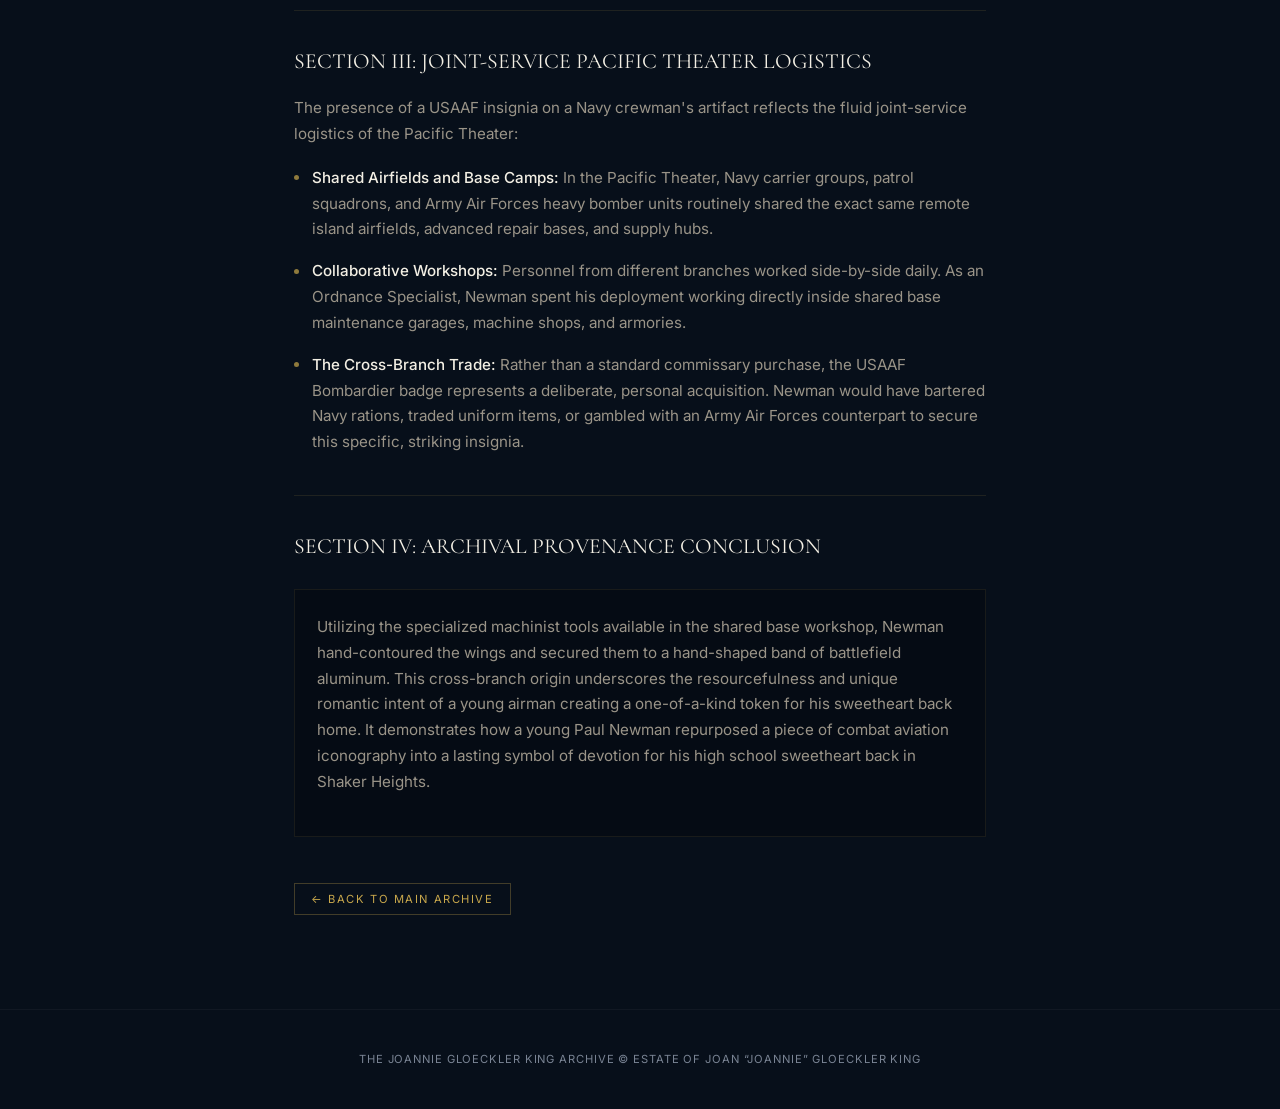
<file: appendix-e.html>
<!DOCTYPE html>
<html lang="en">
<head>
  <meta charset="UTF-8" />
  <meta name="viewport" content="width=device-width, initial-scale=1.0" />
  <title>Appendix E: Technical Analysis &amp; Cross-Branch Service Breakdown (Part III)</title>
  <link rel="preconnect" href="https://fonts.googleapis.com" />
  <link rel="preconnect" href="https://fonts.gstatic.com" crossorigin />
  <link href="https://fonts.googleapis.com/css2?family=Cormorant+Garamond:ital,wght@0,300;0,400;0,500;0,600;1,300;1,400&family=Inter:wght@300;400;500&display=swap" rel="stylesheet" />
  <style>
    :root { --navy:#070f1a; --ivory:#f3efe4; --gold:#c9a84c; --text-dim:#9a9488; --aluminum-dim:#7a8494; --font-serif:"Cormorant Garamond",Georgia,serif; --font-sans:"Inter",system-ui,sans-serif; --ease:cubic-bezier(0.22,1,0.36,1); }
    *{box-sizing:border-box;margin:0;padding:0}
    body{font-family:var(--font-sans);background:var(--navy);color:#e6e1d5;line-height:1.7;-webkit-font-smoothing:antialiased}
    a{color:inherit;text-decoration:none}
    .nav{position:sticky;top:0;z-index:100;padding:1rem 0;background:rgba(7,15,26,0.94);backdrop-filter:blur(14px);border-bottom:1px solid rgba(201,168,76,0.12)}
    .nav-inner{max-width:900px;margin:0 auto;padding:0 2rem;display:flex;align-items:center;justify-content:space-between}
    .nav-logo{font-family:var(--font-serif);font-size:1.05rem;color:var(--ivory)}
    .back{font-size:0.7rem;letter-spacing:0.14em;text-transform:uppercase;color:var(--gold);border:1px solid rgba(201,168,76,0.3);padding:0.5rem 1rem}
    .back:hover{background:rgba(201,168,76,0.08)}
    .header{padding:4rem 2rem 2.5rem;background:#050505;border-bottom:1px solid rgba(201,168,76,0.1)}
    .wrap{max-width:820px;margin:0 auto;padding:0 2rem}
    .act{font-size:0.65rem;font-weight:500;letter-spacing:0.3em;text-transform:uppercase;color:var(--gold);display:block;margin-bottom:1rem}
    h1{font-family:var(--font-serif);font-weight:300;font-size:clamp(1.7rem,3.5vw,2.4rem);color:var(--ivory);line-height:1.15;margin-bottom:1rem}
    .intro{color:var(--text-dim);font-size:1.02rem}
    .meta{margin-top:1rem;font-size:0.8rem;color:var(--aluminum-dim);line-height:1.55}
    .pdf-link{display:inline-block;margin:0.75rem 0 0;font-size:0.72rem;letter-spacing:0.14em;text-transform:uppercase;color:var(--gold);border-bottom:1px solid rgba(201,168,76,0.35);padding-bottom:0.15rem}
    main{padding:3rem 0 5rem}
    h2{font-family:var(--font-serif);font-size:1.35rem;font-weight:400;color:var(--ivory);margin:2.5rem 0 1rem;border-top:1px solid rgba(201,168,76,0.12);padding-top:2rem}
    h2:first-child{border-top:none;padding-top:0;margin-top:0}
    h3{font-family:var(--font-serif);font-size:1.1rem;color:var(--gold);margin:1.5rem 0 0.75rem;font-weight:500}
    p{color:var(--text-dim);margin-bottom:1.1rem;font-size:0.95rem}
    .log{background:rgba(0,0,0,0.25);border:1px solid rgba(201,168,76,0.1);border-left:2px solid var(--gold);padding:1.35rem 1.4rem;margin:1.2rem 0}
    .log .tag{display:block;font-size:0.65rem;letter-spacing:0.16em;text-transform:uppercase;color:var(--gold);margin-bottom:0.55rem}
    .log blockquote{font-family:var(--font-serif);font-style:italic;color:var(--ivory);font-size:1.05rem;line-height:1.65}
    .eval{background:rgba(255,255,255,0.02);border:1px solid rgba(201,168,76,0.08);padding:1.2rem 1.35rem;margin:1rem 0 1.4rem}
    .eval .tag{display:block;font-size:0.65rem;letter-spacing:0.16em;text-transform:uppercase;color:var(--aluminum-dim);margin-bottom:0.45rem}
    ul{list-style:none;margin:1rem 0 1.4rem}
    ul li{position:relative;padding-left:1.1rem;margin-bottom:1rem;color:var(--text-dim);font-size:0.95rem}
    ul li::before{content:"";position:absolute;left:0;top:0.7em;width:5px;height:5px;border-radius:50%;background:var(--gold);opacity:0.7}
    ul li strong{color:var(--ivory);font-weight:500}
    ol{margin:1rem 0 1.4rem;padding-left:1.2rem;color:var(--text-dim)}
    ol li{margin-bottom:1rem;font-size:0.95rem}
    ol li strong{color:var(--ivory);font-weight:500}
    .quote{font-family:var(--font-serif);font-style:italic;color:var(--ivory);font-size:1.2rem;border-left:2px solid var(--gold);padding:0.3rem 0 0.3rem 1.2rem;margin:1.2rem 0}
    .closing{background:rgba(0,0,0,0.25);border:1px solid rgba(201,168,76,0.1);padding:1.5rem 1.4rem;margin-top:1.5rem;color:var(--text-dim)}
    footer{padding:2.5rem 2rem;text-align:center;border-top:1px solid rgba(255,255,255,0.04);color:var(--aluminum-dim);font-size:0.7rem;letter-spacing:0.08em;text-transform:uppercase}
  </style>
</head><body>
  <nav class="nav"><div class="nav-inner"><a href="index.html" class="nav-logo">Newman Cuff Legacy</a><a href="index.html" class="back">← Back to Main Archive</a></div></nav>
  <header class="header"><div class="wrap" style="padding:0">
    <span class="act">Appendix E</span>
    <h1>Appendix E: Technical Analysis &amp; Cross-Branch Service Breakdown (Part III)</h1>
    <p class="intro">An analytical log covering the physical photo identification of the wings and the military historical context of the joint-service Pacific bases.</p>
    <p class="meta">Source: The Estate of Joan "Joannie" Gloeckler King, Naples, Florida<br />Subject: Technical Material Analysis of the Paul Newman Aviation Cuff<br />Document Classification: Technical Provenance Ledger</p>
    <a class="pdf-link" href="appendices/Appendix-E.pdf" target="_blank" rel="noopener">Open original PDF →</a>
  </div></header>
  <main><div class="wrap">

    <div class="wrap">
      <h2>SECTION I: ARTIFACT MATERIAL IDENTIFICATION</h2>
      <p>A forensic analysis of the physical breast wings securely dual-riveted to the center of the hand-polished aircraft aluminum cuff reveals a branch crossover of significant historical interest:</p>

      <p class="ledger-label">Technical Provenance Ledger</p>
      <ul>
        <li><strong>The Insignia Identity:</strong> The applied insignia is identified as an authentic, uniform-issue World War II United States Army Air Forces (USAAF) Bombardier Badge. The insignia features a sharply detailed, vertical, downward-facing aerial bomb centered between two finely feathered outspread wings.</li>
        <li><strong>The Branch Discrepancy:</strong> Standard United States Navy rating insignia for Aviation Ordnance during World War II consisted of a fabric sleeve patch depicting a winged bomb inside a circle. The presence of distinct USAAF metallic breast wings on a keepsake hand-forged by a U.S. Navy airman establishes a cross-branch acquisition.</li>
        <li><strong>Wartime Construction ("Trench Art"):</strong> The original full-sized wing insignia has been expertly contoured and securely dual-riveted onto a hand-shaped metal cuff band. This style of jewelry exemplifies classic 1940s wartime "trench art" and personalized base craftsmanship, where servicemen utilized military workshop tools to transform standard uniform pieces into fine jewelry.</li>
      </ul>
      <p>The cross-branch origin of the insignia aligns perfectly with the specialized technical training required by Paul Newman's military medical records.</p>

      <h2>SECTION II: THE BIOGRAPHICAL FLIGHT TIMELINE</h2>
      <ol>
        <li><strong>Pilot Disqualification:</strong> Early in his military enlistment, Paul Newman successfully passed the initial qualifications for the Navy's elite V-12 pilot training program. However, during his mandatory flight physical, military doctors discovered he was color blind.</li>
        <li><strong>Specialized Technical Training:</strong> While this medical finding permanently disqualified him from serving as an officer-level flight crew member (such as a Bombardier), he was subsequently routed into advanced technical training.</li>
        <li><strong>Enlisted Aircrew Crewman:</strong> Newman successfully qualified as an enlisted crewman, serving dual roles as an Aviation Radioman (ARM) and an Aviation Ordnance Specialist in the rear stations of Navy torpedo bombers. This assigned role granted him exhaustive technical familiarity with ordnance handling, machine tools, and base repair workshops.</li>
      </ol>

      <h2>SECTION III: JOINT-SERVICE PACIFIC THEATER LOGISTICS</h2>
      <p>The presence of a USAAF insignia on a Navy crewman's artifact reflects the fluid joint-service logistics of the Pacific Theater:</p>
      <ul>
        <li><strong>Shared Airfields and Base Camps:</strong> In the Pacific Theater, Navy carrier groups, patrol squadrons, and Army Air Forces heavy bomber units routinely shared the exact same remote island airfields, advanced repair bases, and supply hubs.</li>
        <li><strong>Collaborative Workshops:</strong> Personnel from different branches worked side-by-side daily. As an Ordnance Specialist, Newman spent his deployment working directly inside shared base maintenance garages, machine shops, and armories.</li>
        <li><strong>The Cross-Branch Trade:</strong> Rather than a standard commissary purchase, the USAAF Bombardier badge represents a deliberate, personal acquisition. Newman would have bartered Navy rations, traded uniform items, or gambled with an Army Air Forces counterpart to secure this specific, striking insignia.</li>
      </ul>

      <h2>SECTION IV: ARCHIVAL PROVENANCE CONCLUSION</h2>
      <div class="closing">
        <p>Utilizing the specialized machinist tools available in the shared base workshop, Newman hand-contoured the wings and secured them to a hand-shaped band of battlefield aluminum. This cross-branch origin underscores the resourcefulness and unique romantic intent of a young airman creating a one-of-a-kind token for his sweetheart back home. It demonstrates how a young Paul Newman repurposed a piece of combat aviation iconography into a lasting symbol of devotion for his high school sweetheart back in Shaker Heights.</p>
      </div>

      <p style="margin-top: 3rem;"><a href="index.html" class="back">← Back to Main Archive</a></p>
    </div>
  
  </div></main>
  <footer>The Joannie Gloeckler King Archive © Estate of Joan “Joannie” Gloeckler King</footer>
</body></html>
</file>
